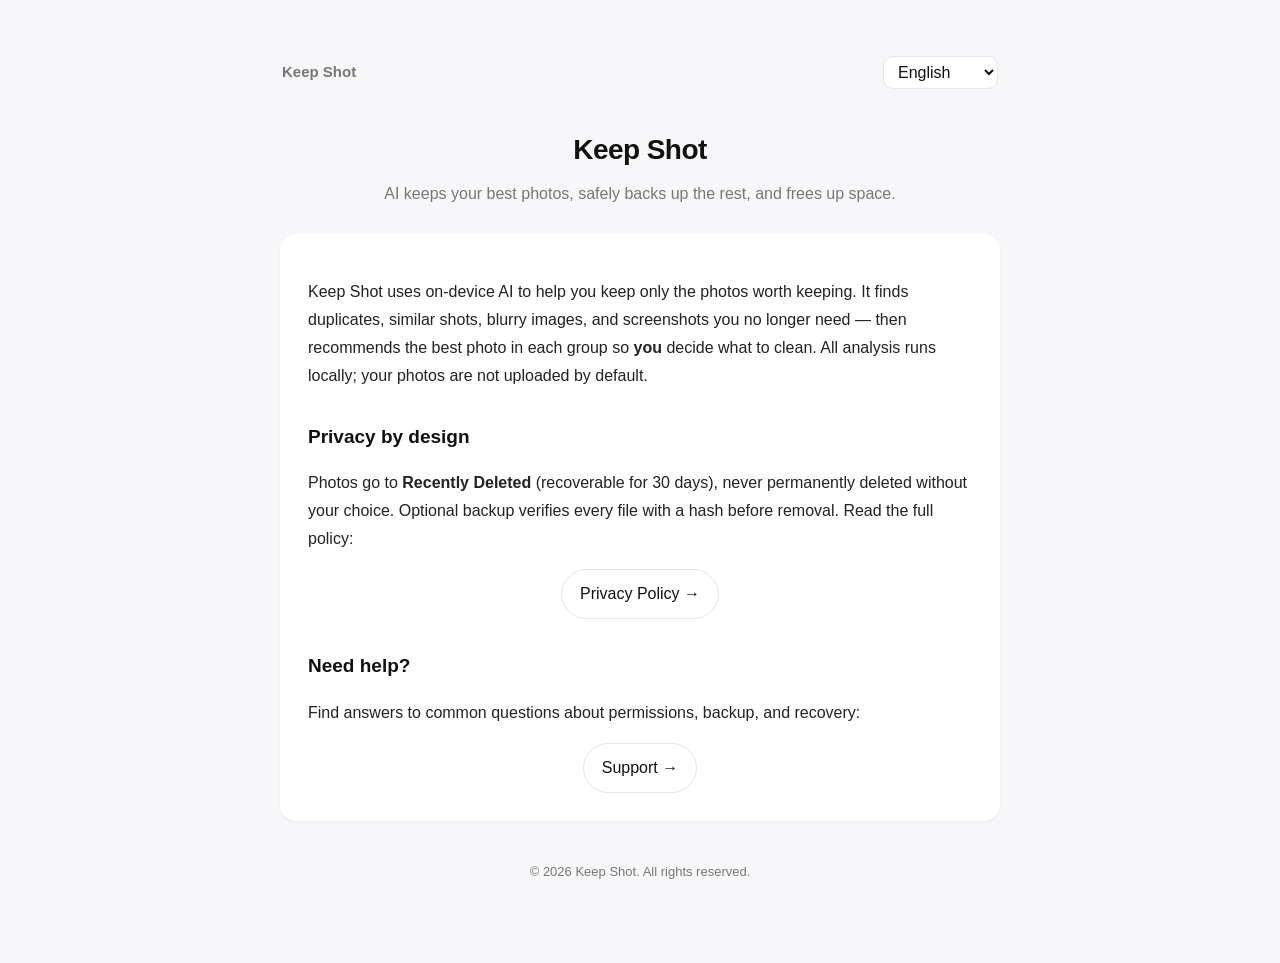
<file: index.html>
<!DOCTYPE html>
<html lang="en">
<head>
  <meta charset="utf-8">
  <meta name="viewport" content="width=device-width, initial-scale=1">
  <title>Keep Shot — AI Photo Cleaner</title>
  <link rel="stylesheet" href="style.css">
</head>
<body>
<div class="wrap">
  <div class="topbar">
    <div class="brand">Keep Shot</div>
    <select id="langSwitch" class="lang-switch" aria-label="Language"></select>
  </div>
  <div class="hero">
    <div class="logo">Keep Shot</div>
    <div class="tag" id="tagline"></div>
  </div>
  <div class="card" id="content"></div>
  <div class="footer">© 2026 Keep Shot. All rights reserved.</div>
</div>
<script src="i18n.js"></script>
<script src="site.js"></script>
<script>
var INDEX = {
  en: { tagline: "AI keeps your best photos, safely backs up the rest, and frees up space.",
    cards: '<p>Keep Shot uses on-device AI to help you keep only the photos worth keeping. It finds duplicates, similar shots, blurry images, and screenshots you no longer need — then recommends the best photo in each group so <strong>you</strong> decide what to clean. All analysis runs locally; your photos are not uploaded by default.</p><h2>Privacy by design</h2><p>Photos go to <strong>Recently Deleted</strong> (recoverable for 30 days), never permanently deleted without your choice. Optional backup verifies every file with a hash before removal. Read the full policy:</p><div class="nav" style="margin-top:14px"><a href="privacy.html">__PRIVACY__ →</a></div><h2>Need help?</h2><p>Find answers to common questions about permissions, backup, and recovery:</p><div class="nav" style="margin-top:14px"><a href="support.html">__SUPPORT__ →</a></div>' },
  zh: { tagline: "AI 帮你留住最好的照片，安全备份其余，并释放空间。",
    cards: '<p>Keep Shot 用设备端 AI 帮你只留下值得保留的照片。它能找出重复、相似、模糊以及不再需要的截图，并在每组中推荐最佳照片，由<strong>你</strong>决定清理什么。所有分析都在本地运行，照片默认不上传。</p><h2>隐私优先</h2><p>照片会进入<strong>「最近删除」</strong>（30 天内可恢复），除非你选择否则绝不永久删除。可选的备份在删除前逐张做哈希校验。查看完整政策：</p><div class="nav" style="margin-top:14px"><a href="privacy.html">__PRIVACY__ →</a></div><h2>需要帮助？</h2><p>查看关于权限、备份与恢复的常见问题：</p><div class="nav" style="margin-top:14px"><a href="support.html">__SUPPORT__ →</a></div>' },
  ja: { tagline: "AI が最高の写真を残し、残りを安全にバックアップし、容量を確保します。",
    cards: '<p>Keep Shot は端末内 AI で、残すべき写真だけを残す手助けをします。重複・類似・ぼやけ・不要なスクリーンショットを見つけ、各グループで最良の写真を提案し、<strong>あなた</strong>が清理を決めます。すべての分析はローカルで、写真は既定でアップロードされません。</p><h2>プライバシー優先</h2><p>写真は<strong>「最近削除」</strong>に入り（30 日間復元可）、あなたが選ばない限り永久削除されません。オプションのバックアップは削除前に各ファイルをハッシュ検証します。全文はこちら：</p><div class="nav" style="margin-top:14px"><a href="privacy.html">__PRIVACY__ →</a></div><h2>サポート</h2><p>権限・バックアップ・復元のよくある質問はこちら：</p><div class="nav" style="margin-top:14px"><a href="support.html">__SUPPORT__ →</a></div>' },
  ko: { tagline: "AI가 최고의 사진은 남기고 나머지는 안전하게 백업하며 공간을 확보합니다。",
    cards: '<p>Keep Shot은 기기 내 AI로 남길 가치가 있는 사진만 남기도록 돕습니다. 중복·유사·흐림·불필요한 스크린샷을 찾고 각 그룹에서 최적 사진을 제안해 <strong>당신</strong>이 정리를 결정합니다. 모든 분석은 로컬이며 사진은 기본적으로 업로드되지 않습니다.</p><h2>개인정보 우선</h2><p>사진은 <strong>“최근 삭제됨”</strong>으로 가며(30일간 복구 가능) 명시하지 않으면 영구 삭제되지 않습니다. 선택적 백업은 삭제 전 각 파일을 해시 검증합니다. 전체 정책:</p><div class="nav" style="margin-top:14px"><a href="privacy.html">__PRIVACY__ →</a></div><h2>도움이 필요하신가요?</h2><p>권한·백업·복원에 대한 자주 묻는 질문:</p><div class="nav" style="margin-top:14px"><a href="support.html">__SUPPORT__ →</a></div>' },
  th: { tagline: "AI เก็บรูปที่ดีที่สุด สำรองส่วนที่เหลืออย่างปลอดภัย และปลดพื้นที่",
    cards: '<p>Keep Shot ใช้ AI บนอุปกรณ์เพื่อช่วยให้คุณเก็บเฉพาะรูปที่คู่ควร รูปซ้ำ คล้าย จาง และสกรีนช็อตที่ไม่ต้องการจะถูกจัดกลุ่มและแนะนำรูปที่ดีที่สุดให้ <strong>คุณ</strong> เป็นคนตัดสิน การวิเคราะห์ทั้งหมดทำบนเครื่อง รูปไม่ถูกอัปโหลดตามค่าเริ่มต้น</p><h2>ความเป็นส่วนตัวก่อน</h2><p>รูปจะเข้า <strong>“ลบ recently”</strong> (กู้คืนได้ 30 วัน) ไม่ถูกลบถาวรหากคุณไม่เลือก สำรองแบบเลือกได้ตรวจสอบแฮชทุกไฟล์ก่อนลบ นโยบายฉบับเต็ม:</p><div class="nav" style="margin-top:14px"><a href="privacy.html">__PRIVACY__ →</a></div><h2>ต้องการความช่วยเหลือ?</h2><p>คำถามที่พบบ่อยเรื่องสิทธิ์ สำรอง และการกู้คืน:</p><div class="nav" style="margin-top:14px"><a href="support.html">__SUPPORT__ →</a></div>' },
  fr: { tagline: "L’IA garde vos meilleures photos, sauvegarde le reste en sécurité et libère de l’espace。",
    cards: '<p>Keep Shot utilise une IA sur l’appareil pour ne garder que les photos qui comptent. Elle trouve doublons, similaires, floues et captures inutiles, puis recommande la meilleure photo de chaque groupe pour que <strong>vous</strong> décidiez. Toute l’analyse est locale ; vos photos ne sont pas téléversées par défaut.</p><h2>Confidentialité d’abord</h2><p>Les photos vont dans <strong>« Récemment supprimés »</strong> (récupérables 30 jours), jamais supprimées définitivement sans votre choix. La sauvegarde optionnelle vérifie chaque fichier par hachage avant suppression. Politique complète :</p><div class="nav" style="margin-top:14px"><a href="privacy.html">__PRIVACY__ →</a></div><h2>Besoin d’aide ?</h2><p>Réponses aux questions courantes sur les autorisations, la sauvegarde et la restauration :</p><div class="nav" style="margin-top:14px"><a href="support.html">__SUPPORT__ →</a></div>' },
  de: { tagline: "Die KI behält deine besten Fotos, sichert den Rest und schafft Platz。",
    cards: '<p>Keep Shot nutzt eine KI auf dem Gerät, damit nur die Fotos bleiben, die zählen. Sie findet Duplikate, Ähnliche, Unscharfe und unnötige Screenshots und empfiehlt das beste Foto pro Gruppe, damit <strong>du</strong> entscheidest. Die gesamte Analyse ist lokal; deine Fotos werden standardmäßig nicht hochgeladen.</p><h2>Datenschutz zuerst</h2><p>Fotos landen in <strong>„Kürzlich gelöscht“</strong> (30 Tage wiederherstellbar), nie endgültig gelöscht ohne deine Wahl. Die optionale Sicherung verifiziert jede Datei per Hash vor dem Entfernen. Volle Richtlinie:</p><div class="nav" style="margin-top:14px"><a href="privacy.html">__PRIVACY__ →</a></div><h2>Hilfe nötig?</h2><p>Antworten auf häufige Fragen zu Berechtigungen, Sicherung und Wiederherstellung:</p><div class="nav" style="margin-top:14px"><a href="support.html">__SUPPORT__ →</a></div>' },
  es: { tagline: "La IA conserva tus mejores fotos, respalda el resto con seguridad y libera espacio。",
    cards: '<p>Keep Shot usa IA en el dispositivo para que solo queden las fotos que importan. Encuentra duplicados, similares, borrosas y capturas innecesarias, y recomienda la mejor foto de cada grupo para que <strong>tú</strong> decidas. Toda el análisis es local; tus fotos no se suben por defecto.</p><h2>Privacidad primero</h2><p>Las fotos van a <strong>“Eliminados recientemente”</strong> (recuperables 30 días), nunca eliminadas definitivamente sin tu elección. La copia opcional verifica cada archivo por hash antes de eliminar. Política completa:</p><div class="nav" style="margin-top:14px"><a href="privacy.html">__PRIVACY__ →</a></div><h2>¿Necesitas ayuda?</h2><p>Respuestas a preguntas comunes sobre permisos, copias y recuperación:</p><div class="nav" style="margin-top:14px"><a href="support.html">__SUPPORT__ →</a></div>' },
  it: { tagline: "L’IA tiene le tue foto migliori, salva il resto in sicurezza e libera spazio。",
    cards: '<p>Keep Shot usa un’IA sul dispositivo per conservare solo le foto che contano. Trova duplicati, simili, sfocate e screenshot inutili, poi consiglia la migliore di ogni gruppo così <strong>tu</strong> decidi. Tutta l’analisi è locale; le foto non vengono caricate per impostazione predefinita.</p><h2>Privacy prima di tutto</h2><p>Le foto vanno in <strong>“Eliminati di recente”</strong> (recuperabili 30 giorni), mai eliminate definitivamente senza la tua scelta. Il backup opzionale verifica ogni file con hash prima di rimuoverlo. Informativa completa:</p><div class="nav" style="margin-top:14px"><a href="privacy.html">__PRIVACY__ →</a></div><h2>Serve aiuto?</h2><p>Risposte alle domande comuni su permessi, backup e ripristino:</p><div class="nav" style="margin-top:14px"><a href="support.html">__SUPPORT__ →</a></div>' },
  pt: { tagline: "A IA guarda suas melhores fotos, faz backup seguro do resto e libera espaço。",
    cards: '<p>Keep Shot usa IA no dispositivo para manter apenas as fotos que importam. Encontra duplicatas, similares, embaçadas e capturas desnecessárias, e recomenda a melhor de cada grupo para que <strong>você</strong> decida. Toda a análise é local; suas fotos não são enviadas por padrão.</p><h2>Privacidade primeiro</h2><p>As fotos vão para <strong>“Excluídas recentemente”</strong> (recuperáveis em 30 dias), nunca excluídas permanentemente sem sua escolha. O backup opcional verifica cada arquivo por hash antes de remover. Política completa:</p><div class="nav" style="margin-top:14px"><a href="privacy.html">__PRIVACY__ →</a></div><h2>Precisa de ajuda?</h2><p>Respostas a perguntas comuns sobre permissões, backup e recuperação:</p><div class="nav" style="margin-top:14px"><a href="support.html">__SUPPORT__ →</a></div>' }
};

window.renderPage = function (d) {
  var lang = document.documentElement.lang;
  var idx = INDEX[lang] || INDEX.en;
  document.getElementById('tagline').textContent = idx.tagline;
  document.getElementById('content').innerHTML =
    idx.cards.replace('__PRIVACY__', d.nav.privacy).replace('__SUPPORT__', d.nav.support);
};
</script>
</body>
</html>
</file>
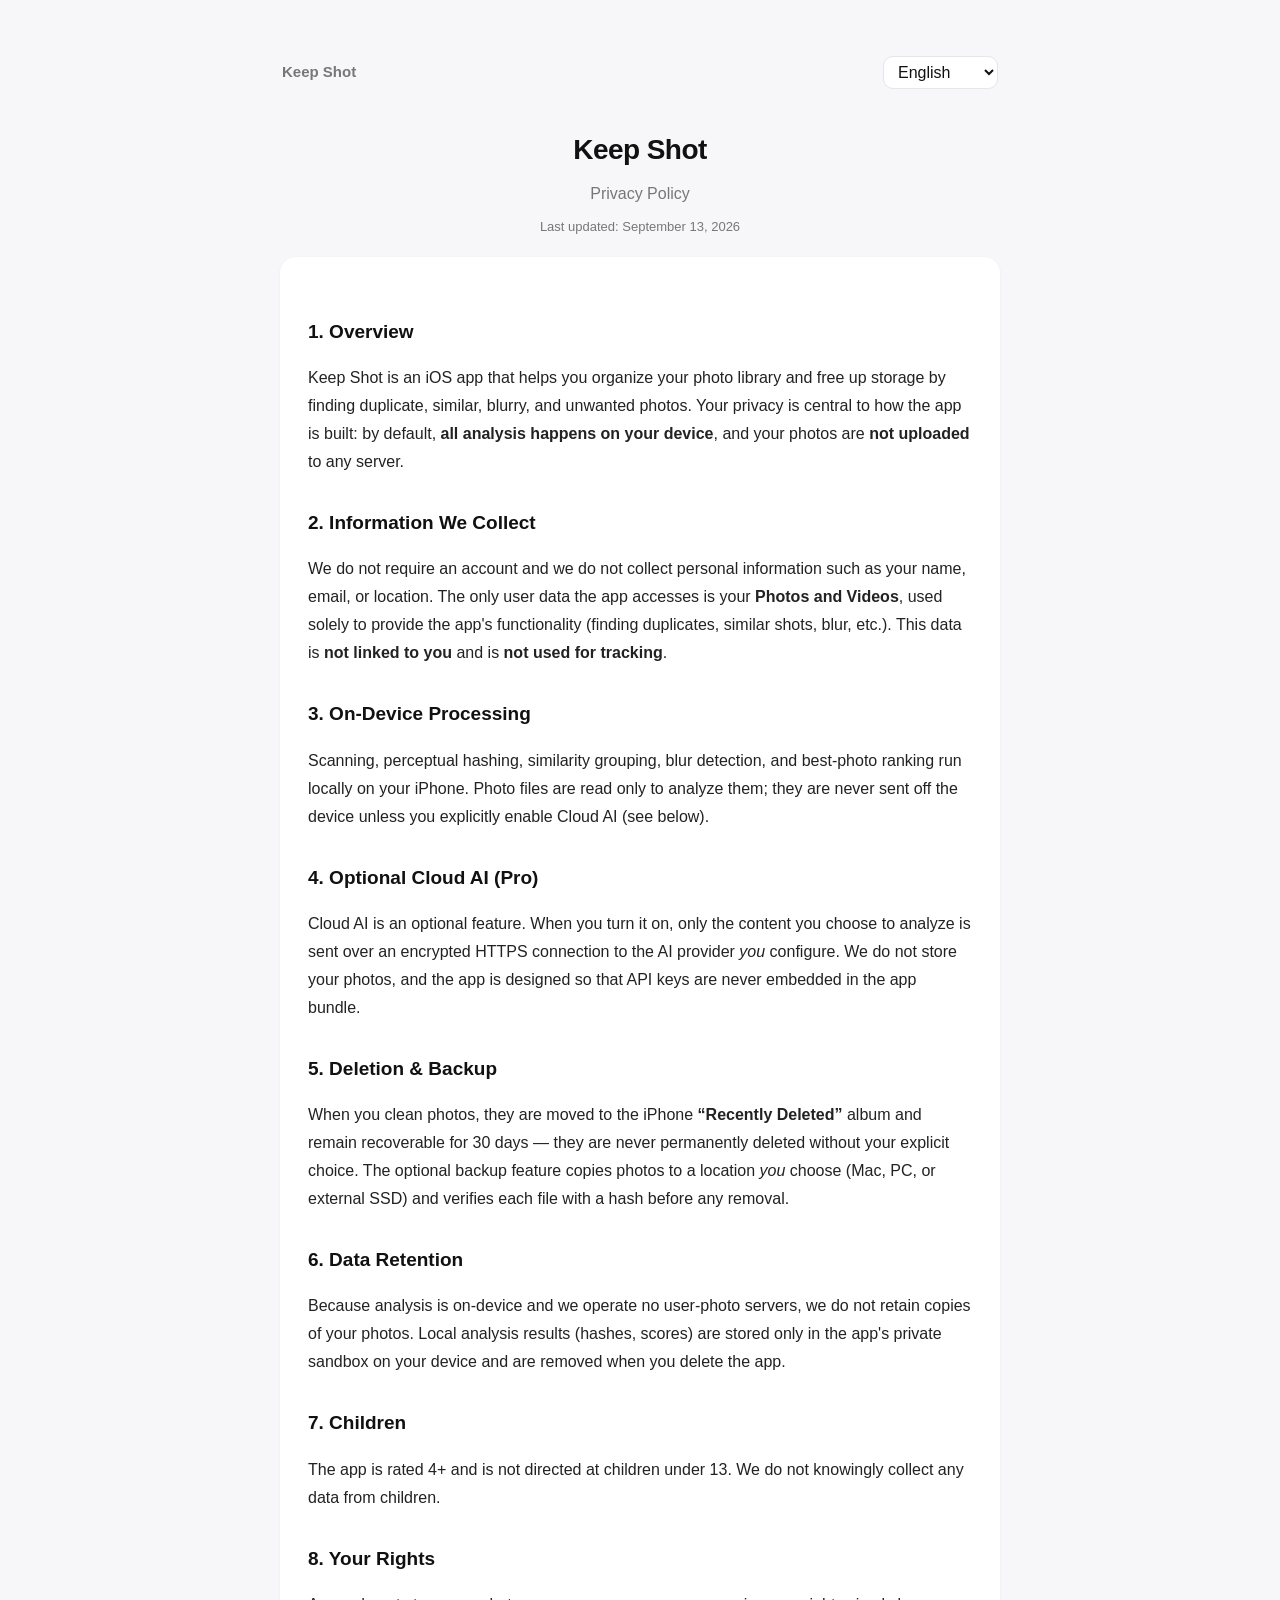
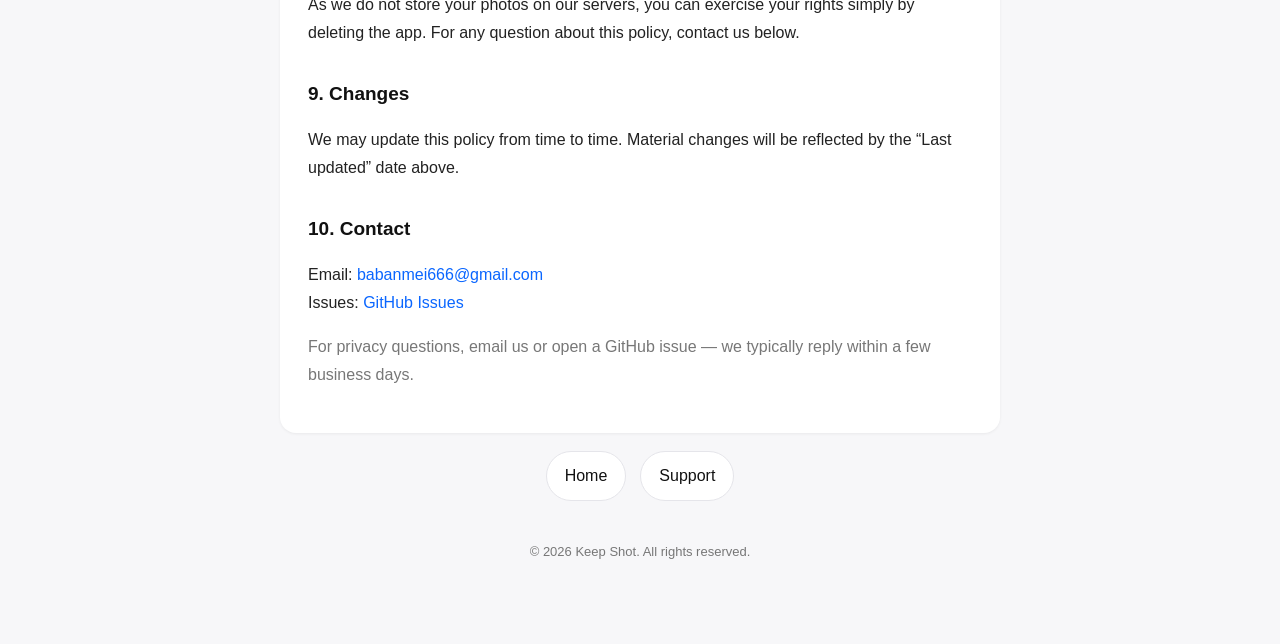
<file: privacy.html>
<!DOCTYPE html>
<html lang="en">
<head>
  <meta charset="utf-8">
  <meta name="viewport" content="width=device-width, initial-scale=1">
  <title>Keep Shot — Privacy Policy</title>
  <link rel="stylesheet" href="style.css">
</head>
<body>
<div class="wrap">
  <div class="topbar">
    <div class="brand">Keep Shot</div>
    <select id="langSwitch" class="lang-switch" aria-label="Language"></select>
  </div>
  <div class="hero">
    <div class="logo">Keep Shot</div>
    <div class="tag" id="tag">Privacy Policy</div>
  </div>
  <div class="updated" id="updated"></div>
  <div class="card" id="content"></div>
  <div class="nav">
    <a id="navHome" href="index.html">Home</a>
    <a id="navSupport" href="support.html">Support</a>
  </div>
  <div class="footer">© 2026 Keep Shot. All rights reserved.</div>
</div>
<script src="i18n.js"></script>
<script src="site.js"></script>
<script>
window.renderPage = function (d) {
  document.title = 'Keep Shot — ' + d.privacy.title;
  document.getElementById('tag').textContent = d.privacy.title;
  document.getElementById('updated').textContent = d.privacy.updated;
  document.getElementById('navHome').textContent = d.nav.home;
  document.getElementById('navSupport').textContent = d.nav.support;
  var html = '';
  d.privacy.sections.forEach(function (s) { html += '<h2>' + s.h + '</h2><p>' + s.p + '</p>'; });
  html += '<p class="muted">' + d.privacy.contactNote + '</p>';
  document.getElementById('content').innerHTML = html;
};
</script>
</body>
</html>
</file>
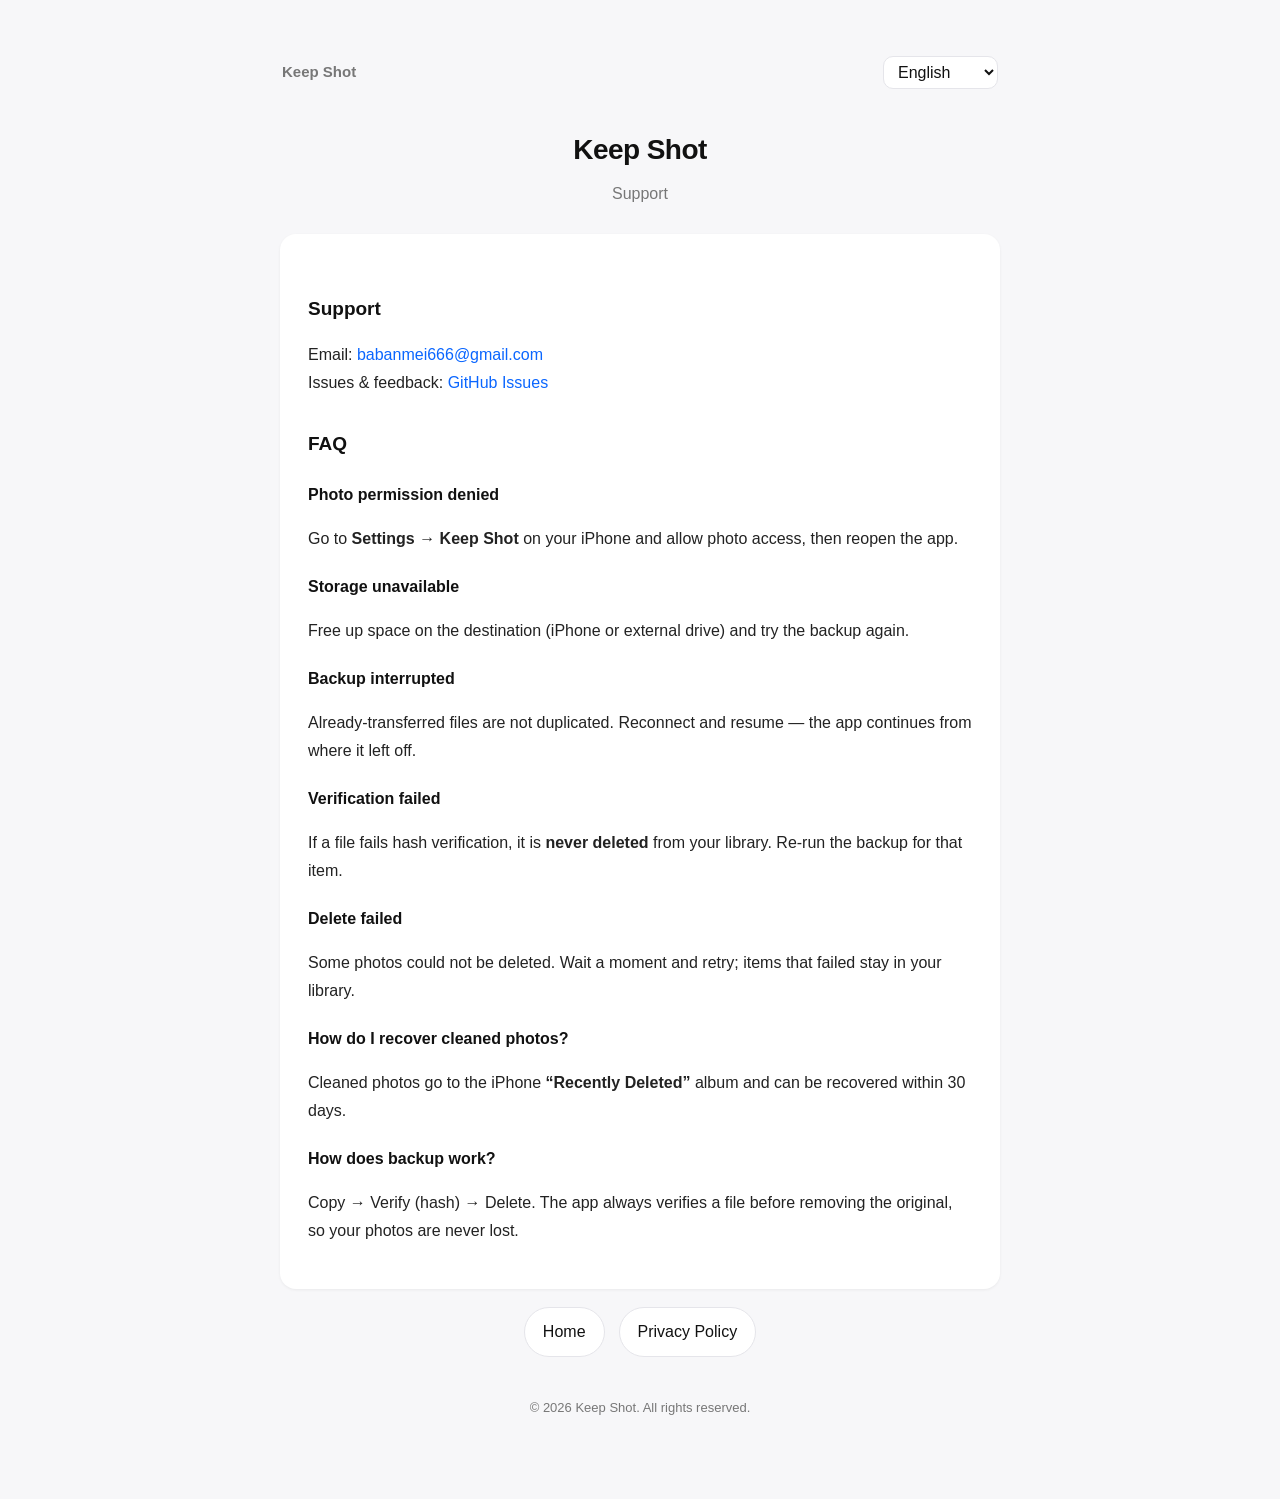
<file: support.html>
<!DOCTYPE html>
<html lang="en">
<head>
  <meta charset="utf-8">
  <meta name="viewport" content="width=device-width, initial-scale=1">
  <title>Keep Shot — Support</title>
  <link rel="stylesheet" href="style.css">
</head>
<body>
<div class="wrap">
  <div class="topbar">
    <div class="brand">Keep Shot</div>
    <select id="langSwitch" class="lang-switch" aria-label="Language"></select>
  </div>
  <div class="hero">
    <div class="logo">Keep Shot</div>
    <div class="tag" id="tag">Support</div>
  </div>
  <div class="card" id="content"></div>
  <div class="nav">
    <a id="navHome" href="index.html">Home</a>
    <a id="navPrivacy" href="privacy.html">Privacy</a>
  </div>
  <div class="footer">© 2026 Keep Shot. All rights reserved.</div>
</div>
<script src="i18n.js"></script>
<script src="site.js"></script>
<script>
window.renderPage = function (d) {
  document.title = 'Keep Shot — ' + d.support.title;
  document.getElementById('tag').textContent = d.support.title;
  document.getElementById('navHome').textContent = d.nav.home;
  document.getElementById('navPrivacy').textContent = d.nav.privacy;
  var html = '<h2>' + d.nav.support + '</h2>';
  html += '<p>' + d.support.contact + '</p>';
  html += '<h2>FAQ</h2>';
  d.support.faqs.forEach(function (f) { html += '<h3>' + f.q + '</h3><p>' + f.a + '</p>'; });
  document.getElementById('content').innerHTML = html;
};
</script>
</body>
</html>
</file>
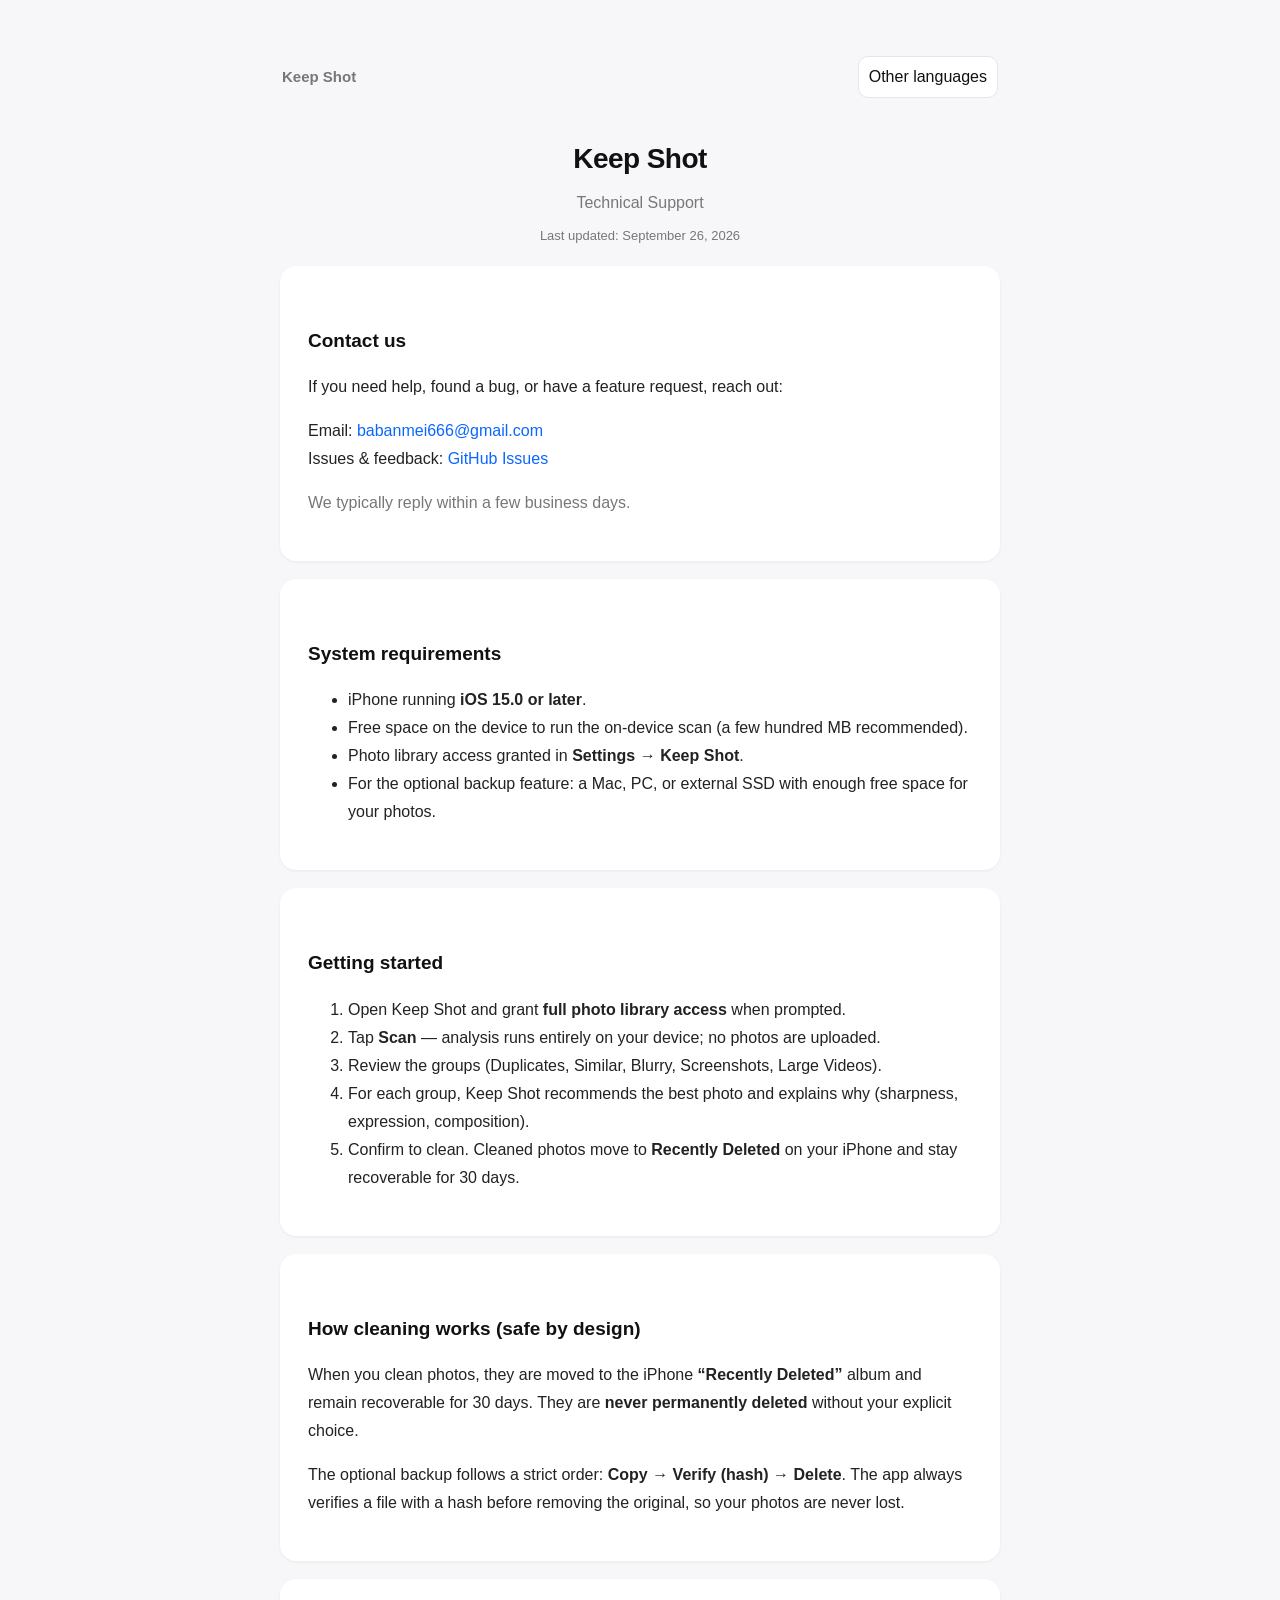
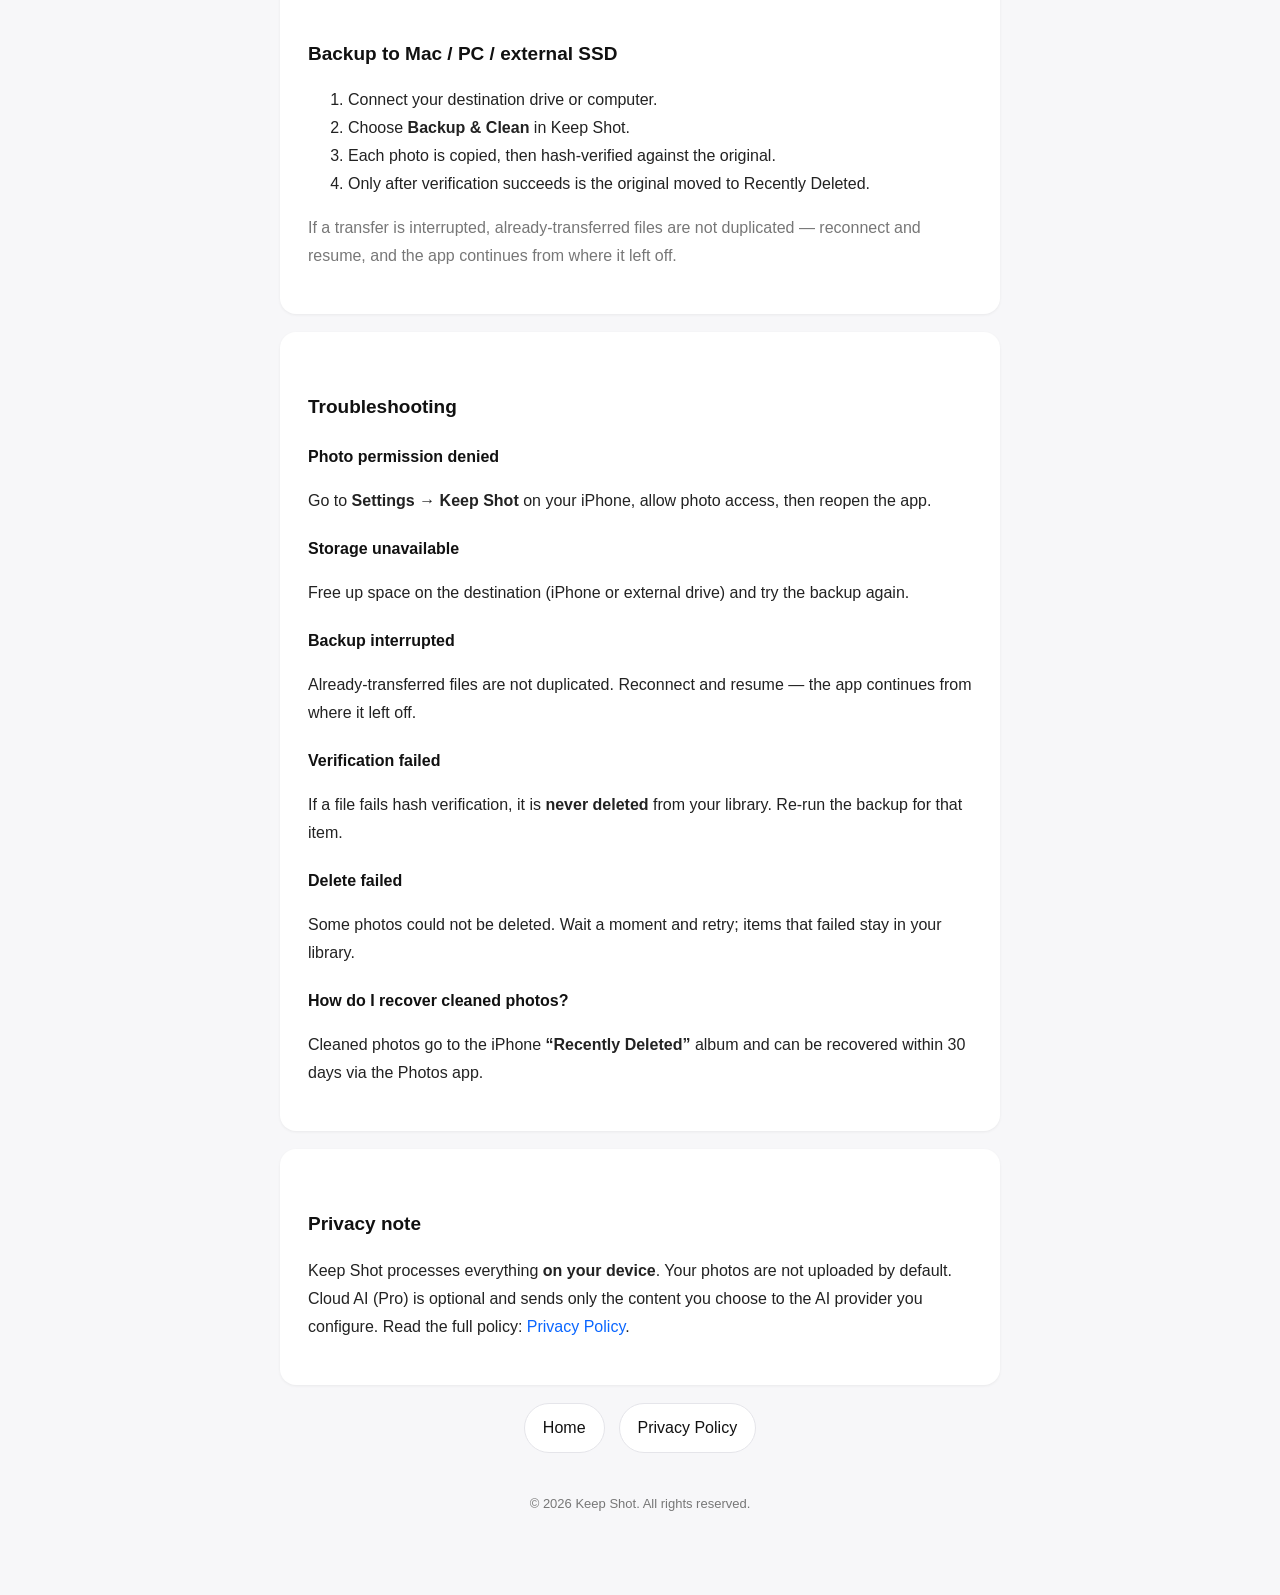
<file: support_en.html>
<!DOCTYPE html>
<html lang="en">
<head>
  <meta charset="utf-8">
  <meta name="viewport" content="width=device-width, initial-scale=1">
  <title>Keep Shot — Technical Support</title>
  <link rel="stylesheet" href="style.css">
</head>
<body>
<div class="wrap">
  <div class="topbar">
    <div class="brand">Keep Shot</div>
    <a class="lang-switch" href="support.html">Other languages</a>
  </div>
  <div class="hero">
    <div class="logo">Keep Shot</div>
    <div class="tag">Technical Support</div>
  </div>
  <div class="updated">Last updated: September 26, 2026</div>

  <div class="card">
    <h2>Contact us</h2>
    <p>If you need help, found a bug, or have a feature request, reach out:</p>
    <p>
      Email: <a href="mailto:babanmei666@gmail.com">babanmei666@gmail.com</a><br>
      Issues &amp; feedback: <a href="https://github.com/Babanmei/keep_shot/issues">GitHub Issues</a>
    </p>
    <p class="muted">We typically reply within a few business days.</p>
  </div>

  <div class="card">
    <h2>System requirements</h2>
    <ul>
      <li>iPhone running <strong>iOS 15.0 or later</strong>.</li>
      <li>Free space on the device to run the on-device scan (a few hundred MB recommended).</li>
      <li>Photo library access granted in <strong>Settings → Keep Shot</strong>.</li>
      <li>For the optional backup feature: a Mac, PC, or external SSD with enough free space for your photos.</li>
    </ul>
  </div>

  <div class="card">
    <h2>Getting started</h2>
    <ol>
      <li>Open Keep Shot and grant <strong>full photo library access</strong> when prompted.</li>
      <li>Tap <strong>Scan</strong> — analysis runs entirely on your device; no photos are uploaded.</li>
      <li>Review the groups (Duplicates, Similar, Blurry, Screenshots, Large Videos).</li>
      <li>For each group, Keep Shot recommends the best photo and explains why (sharpness, expression, composition).</li>
      <li>Confirm to clean. Cleaned photos move to <strong>Recently Deleted</strong> on your iPhone and stay recoverable for 30 days.</li>
    </ol>
  </div>

  <div class="card">
    <h2>How cleaning works (safe by design)</h2>
    <p>
      When you clean photos, they are moved to the iPhone <strong>“Recently Deleted”</strong> album and remain
      recoverable for 30 days. They are <strong>never permanently deleted</strong> without your explicit choice.
    </p>
    <p>
      The optional backup follows a strict order: <strong>Copy → Verify (hash) → Delete</strong>. The app always
      verifies a file with a hash before removing the original, so your photos are never lost.
    </p>
  </div>

  <div class="card">
    <h2>Backup to Mac / PC / external SSD</h2>
    <ol>
      <li>Connect your destination drive or computer.</li>
      <li>Choose <strong>Backup &amp; Clean</strong> in Keep Shot.</li>
      <li>Each photo is copied, then hash-verified against the original.</li>
      <li>Only after verification succeeds is the original moved to Recently Deleted.</li>
    </ol>
    <p class="muted">
      If a transfer is interrupted, already-transferred files are not duplicated — reconnect and resume, and the app
      continues from where it left off.
    </p>
  </div>

  <div class="card">
    <h2>Troubleshooting</h2>
    <h3>Photo permission denied</h3>
    <p>Go to <strong>Settings → Keep Shot</strong> on your iPhone, allow photo access, then reopen the app.</p>

    <h3>Storage unavailable</h3>
    <p>Free up space on the destination (iPhone or external drive) and try the backup again.</p>

    <h3>Backup interrupted</h3>
    <p>Already-transferred files are not duplicated. Reconnect and resume — the app continues from where it left off.</p>

    <h3>Verification failed</h3>
    <p>If a file fails hash verification, it is <strong>never deleted</strong> from your library. Re-run the backup for that item.</p>

    <h3>Delete failed</h3>
    <p>Some photos could not be deleted. Wait a moment and retry; items that failed stay in your library.</p>

    <h3>How do I recover cleaned photos?</h3>
    <p>Cleaned photos go to the iPhone <strong>“Recently Deleted”</strong> album and can be recovered within 30 days
      via the Photos app.</p>
  </div>

  <div class="card">
    <h2>Privacy note</h2>
    <p>
      Keep Shot processes everything <strong>on your device</strong>. Your photos are not uploaded by default.
      Cloud AI (Pro) is optional and sends only the content you choose to the AI provider you configure.
      Read the full policy: <a href="privacy.html">Privacy Policy</a>.
    </p>
  </div>

  <div class="nav">
    <a href="index.html">Home</a>
    <a href="privacy.html">Privacy Policy</a>
  </div>

  <div class="footer">© 2026 Keep Shot. All rights reserved.</div>
</div>
</body>
</html>
</file>
<file: style.css>
:root{
  --bg:#f7f7f9; --fg:#111; --muted:#777; --card:#fff;
  --radius:16px; --maxw:760px; --link:#0a66ff;
}
*{box-sizing:border-box}
body{
  margin:0;
  font-family:-apple-system,BlinkMacSystemFont,"Segoe UI",Roboto,"Helvetica Neue","PingFang SC","Microsoft YaHei",sans-serif;
  background:var(--bg); color:var(--fg); line-height:1.75;
  -webkit-font-smoothing:antialiased;
}
.wrap{max-width:var(--maxw);margin:0 auto;padding:48px 20px 80px}
.hero{text-align:center;padding:32px 0 8px}
.logo{font-size:28px;font-weight:700;letter-spacing:-.02em}
.tag{color:var(--muted);margin-top:6px}
.card{background:var(--card);border-radius:var(--radius);padding:28px;margin:18px 0;box-shadow:0 1px 3px rgba(0,0,0,.06)}
h1{font-size:26px;letter-spacing:-.02em;margin:0 0 4px}
h2{font-size:19px;margin:30px 0 6px}
h3{font-size:16px;margin:20px 0 4px}
p,li{color:#222}
.muted{color:var(--muted)}
a{color:var(--link);text-decoration:none}
a:hover{text-decoration:underline}
.nav{display:flex;gap:14px;justify-content:center;flex-wrap:wrap;margin-top:18px}
.nav a{background:#fff;border:1px solid #e5e5ea;padding:10px 18px;border-radius:999px;color:var(--fg);font-weight:500}
.nav a:hover{text-decoration:none;border-color:#c7c7cc}
.footer{text-align:center;color:var(--muted);font-size:13px;margin-top:40px}
更新{display:none}
.updated{text-align:center;color:var(--muted);font-size:13px;margin-bottom:8px}
.topbar{display:flex;align-items:center;justify-content:space-between;margin:8px 2px 4px}
.brand{font-weight:700;font-size:15px;color:var(--muted)}
.lang-switch{font:inherit;padding:6px 10px;border-radius:10px;border:1px solid #e5e5ea;background:#fff;color:var(--fg);cursor:pointer}
</file>
